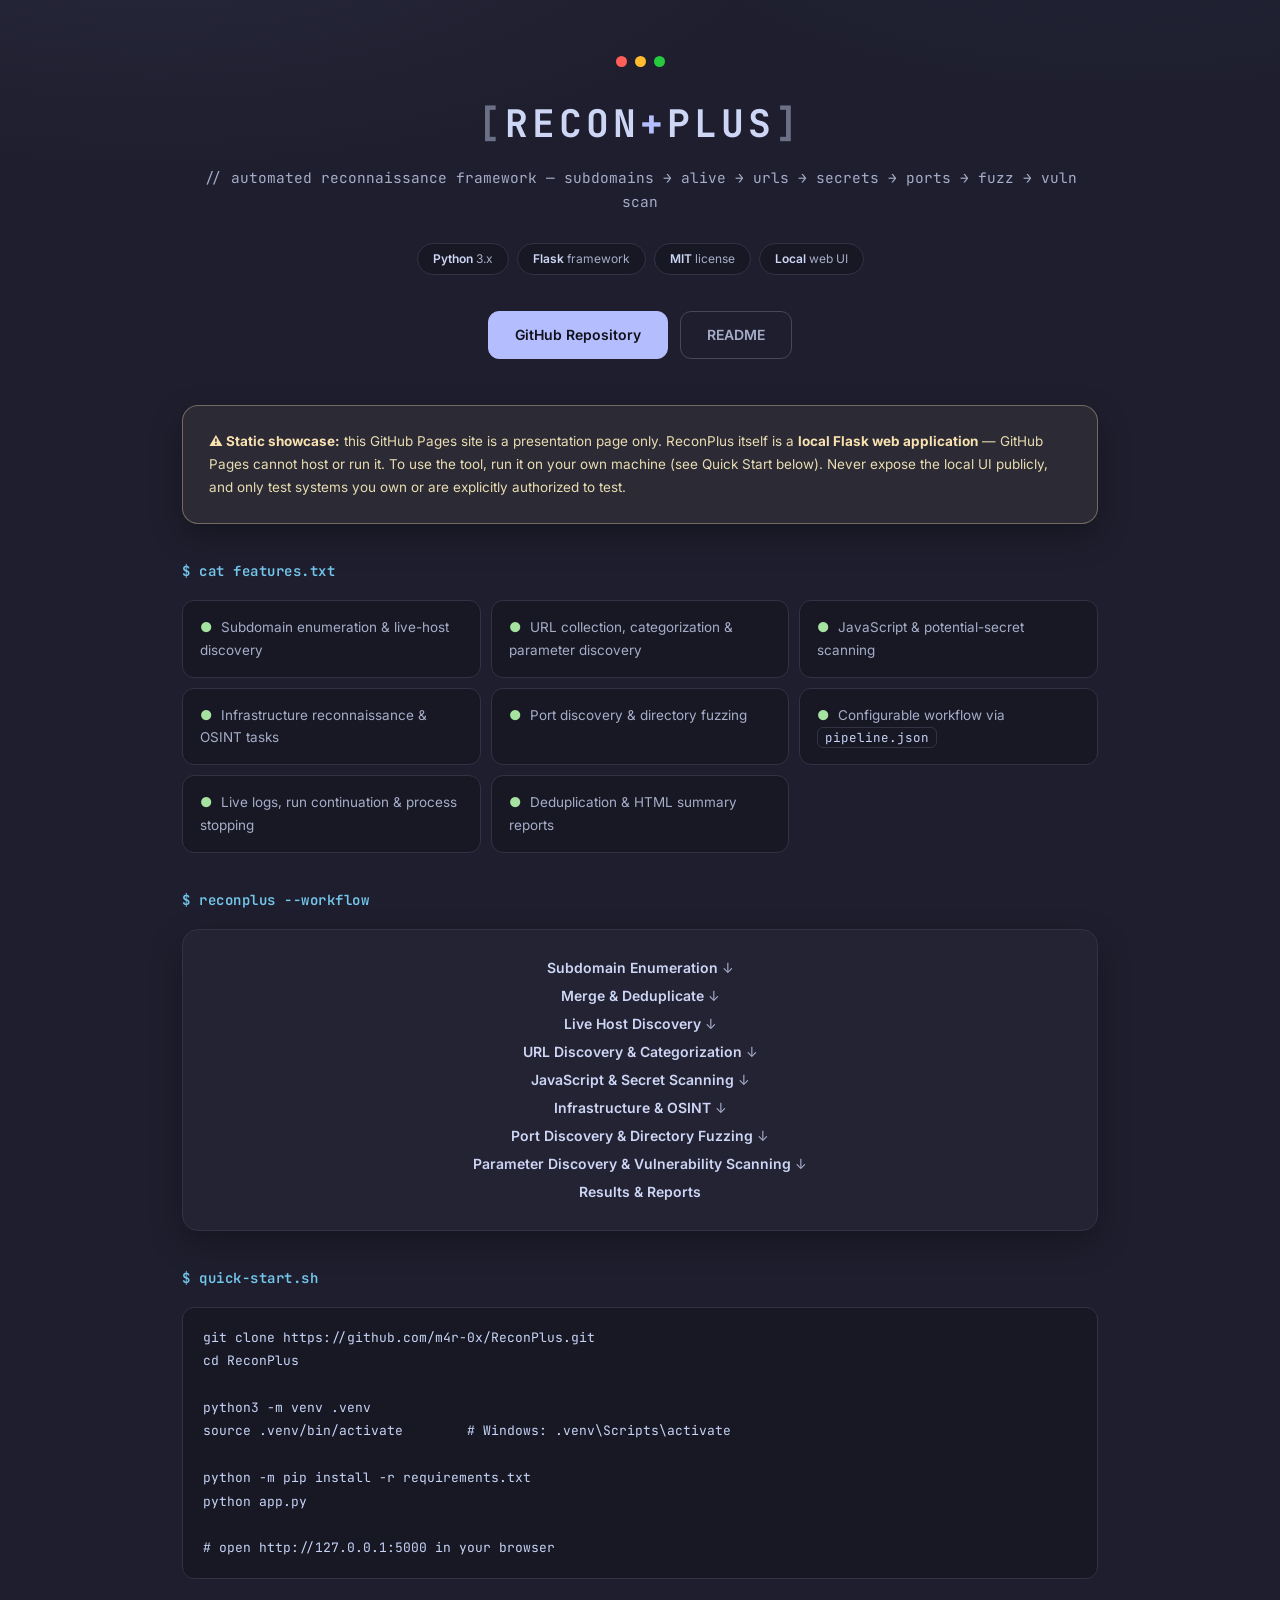
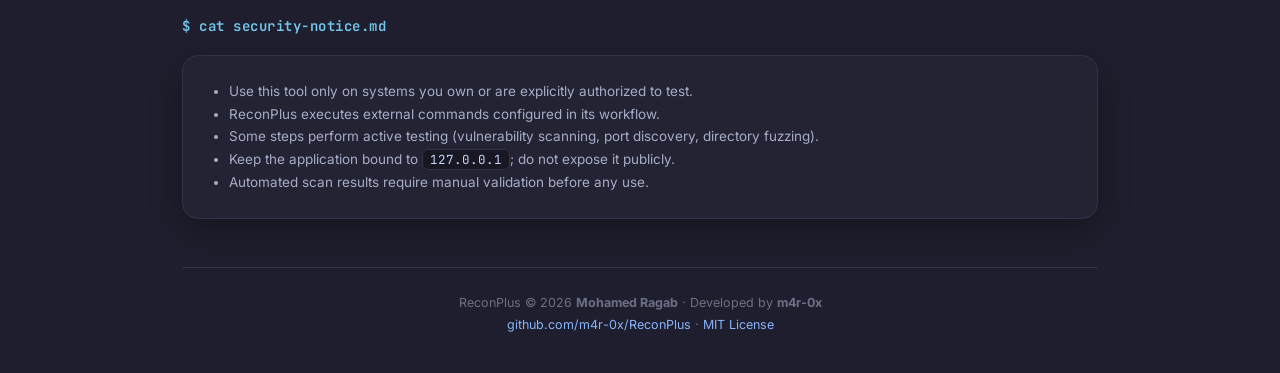
<file: index.html>
<!doctype html>
<html lang="en">
<head>
<meta charset="utf-8">
<meta name="viewport" content="width=device-width, initial-scale=1">
<meta name="description" content="ReconPlus — automated reconnaissance framework for bug bounty and penetration testing. Subdomain enumeration, URL discovery, secret scanning, port discovery and HTML reporting.">
<meta name="author" content="Mohamed Ragab">
<meta name="color-scheme" content="dark">
<title>:: ReconPlus // automated reconnaissance framework ::</title>
<link rel="preconnect" href="https://fonts.googleapis.com">
<link rel="preconnect" href="https://fonts.gstatic.com" crossorigin>
<link href="https://fonts.googleapis.com/css2?family=Inter:wght@400;500;600;700&family=JetBrains+Mono:wght@400;500;600;700&display=swap" rel="stylesheet">
<style>
  :root{
    --bg:#1e1e2e; --panel:#232334; --panel2:#181825; --border:#313244;
    --text:#cdd6f4; --muted:#a6adc8; --overlay:#6c7086;
    --accent:#b4befe; --accent-bright:#c7c9ff; --blue:#89b4fa;
    --green:#a6e3a1; --yellow:#f9e2af; --red:#f38ba8; --sapphire:#74c7ec;
    --ui:'Inter','Segoe UI',system-ui,sans-serif;
    --mono:'JetBrains Mono','Cascadia Code',Consolas,monospace;
  }
  *{box-sizing:border-box}
  html{scroll-behavior:smooth;color-scheme:dark}
  body{
    margin:0;color:var(--text);font-family:var(--ui);line-height:1.7;
    background:
      radial-gradient(1100px 480px at 12% -6%, rgba(180,190,254,.07), transparent 60%),
      radial-gradient(900px 420px at 88% -8%, rgba(116,199,236,.055), transparent 60%),
      var(--bg);
  }
  ::selection{background:rgba(180,190,254,.3)}
  .wrap{max-width:960px;margin:0 auto;padding:0 22px}
  header{padding:56px 0 10px;text-align:center}
  .dots{display:flex;gap:8px;justify-content:center;margin-bottom:24px}
  .dot{width:11px;height:11px;border-radius:50%}
  .dot.red{background:#ff5f56}.dot.yellow{background:#ffbd2e}.dot.green{background:#27c93f}
  h1{font-family:var(--mono);font-size:38px;font-weight:700;margin:0 0 10px;letter-spacing:4px}
  h1 .bracket{color:var(--overlay)}
  h1 .blink{color:var(--accent);animation:blink 1.2s steps(1) infinite}
  @keyframes blink{50%{opacity:0}}
  .sub{color:var(--muted);margin:0 0 28px;font-size:14.5px;font-family:var(--mono)}
  .badges{display:flex;gap:8px;justify-content:center;flex-wrap:wrap;margin-bottom:36px}
  .badge{background:var(--panel2);border:1px solid var(--border);border-radius:999px;padding:5px 15px;font-size:12px;color:var(--muted);transition:border-color .18s ease}
  .badge:hover{border-color:#45475a}
  .badge b{color:var(--text);font-weight:600}
  section{margin:36px 0}
  h2{font-family:var(--mono);font-size:14px;font-weight:600;color:var(--sapphire);margin:0 0 16px;letter-spacing:.5px}
  .panel{background:var(--panel);border:1px solid var(--border);border-radius:16px;padding:24px 26px;box-shadow:0 12px 32px rgba(0,0,0,.28)}
  .notice{border-color:rgba(249,226,175,.35);background:rgba(249,226,175,.06);color:#e8dcb0;font-size:13.5px}
  .notice b{color:var(--yellow)}
  .grid{display:grid;grid-template-columns:repeat(auto-fit,minmax(230px,1fr));gap:10px}
  .card{background:var(--panel2);border:1px solid var(--border);border-radius:12px;padding:15px 17px;font-size:13.5px;color:var(--muted);transition:border-color .18s ease,transform .18s ease}
  .card:hover{border-color:#45475a;transform:translateY(-2px)}
  .card .ic{color:var(--green);margin-right:9px}
  pre{background:var(--panel2);border:1px solid var(--border);border-radius:12px;padding:18px 20px;overflow-x:auto;font-size:13px;color:#c6d4f7;margin:0;font-family:var(--mono);line-height:1.8}
  .pipe{color:var(--muted);text-align:center;font-size:14px;margin:0;line-height:2}
  .pipe b{color:var(--text);font-weight:600}
  .links{display:flex;gap:12px;justify-content:center;flex-wrap:wrap;margin-top:10px}
  a.btn{display:inline-block;border-radius:11px;padding:11px 26px;text-decoration:none;font-size:14px;font-weight:600;transition:background .18s ease,border-color .18s ease,box-shadow .18s ease}
  a.btn.primary{background:var(--accent);color:#11111b;border:1px solid var(--accent)}
  a.btn.primary:hover{background:var(--accent-bright);box-shadow:0 6px 20px rgba(180,190,254,.3)}
  a.btn.alt{background:transparent;border:1px solid #45475a;color:var(--muted)}
  a.btn.alt:hover{background:var(--panel2);border-color:var(--overlay);color:var(--text)}
  footer{border-top:1px solid var(--border);margin-top:48px;padding:24px 0 38px;text-align:center;color:var(--overlay);font-size:12.5px}
  footer a{color:var(--blue);text-decoration:none}
  footer a:hover{text-decoration:underline}
  code.inline{background:var(--panel2);border:1px solid var(--border);border-radius:6px;padding:1px 7px;font-size:12.5px;color:#c6d4f7;font-family:var(--mono)}
</style>
</head>
<body>
<div class="wrap">

<header>
  <div class="dots"><div class="dot red"></div><div class="dot yellow"></div><div class="dot green"></div></div>
  <h1><span class="bracket">[</span>RECON<span class="blink">+</span>PLUS<span class="bracket">]</span></h1>
  <p class="sub">// automated reconnaissance framework &mdash; subdomains &rarr; alive &rarr; urls &rarr; secrets &rarr; ports &rarr; fuzz &rarr; vuln scan</p>
  <div class="badges">
    <span class="badge"><b>Python</b> 3.x</span>
    <span class="badge"><b>Flask</b> framework</span>
    <span class="badge"><b>MIT</b> license</span>
    <span class="badge"><b>Local</b> web UI</span>
  </div>
  <div class="links">
    <a class="btn primary" href="https://github.com/m4r-0x/ReconPlus">GitHub Repository</a>
    <a class="btn alt" href="https://github.com/m4r-0x/ReconPlus/blob/main/README.md">README</a>
  </div>
</header>

<section class="panel notice">
  <b>&#9888; Static showcase:</b> this GitHub Pages site is a presentation page only. ReconPlus itself is a
  <b>local Flask web application</b> &mdash; GitHub Pages cannot host or run it. To use the tool, run it on your
  own machine (see Quick Start below). Never expose the local UI publicly, and only test systems you own or
  are explicitly authorized to test.
</section>

<section>
  <h2>$ cat features.txt</h2>
  <div class="grid">
    <div class="card"><span class="ic">&#9679;</span>Subdomain enumeration &amp; live-host discovery</div>
    <div class="card"><span class="ic">&#9679;</span>URL collection, categorization &amp; parameter discovery</div>
    <div class="card"><span class="ic">&#9679;</span>JavaScript &amp; potential-secret scanning</div>
    <div class="card"><span class="ic">&#9679;</span>Infrastructure reconnaissance &amp; OSINT tasks</div>
    <div class="card"><span class="ic">&#9679;</span>Port discovery &amp; directory fuzzing</div>
    <div class="card"><span class="ic">&#9679;</span>Configurable workflow via <code class="inline">pipeline.json</code></div>
    <div class="card"><span class="ic">&#9679;</span>Live logs, run continuation &amp; process stopping</div>
    <div class="card"><span class="ic">&#9679;</span>Deduplication &amp; HTML summary reports</div>
  </div>
</section>

<section>
  <h2>$ reconplus --workflow</h2>
  <div class="panel">
    <p class="pipe">
      <b>Subdomain Enumeration</b> &darr;<br>
      <b>Merge &amp; Deduplicate</b> &darr;<br>
      <b>Live Host Discovery</b> &darr;<br>
      <b>URL Discovery &amp; Categorization</b> &darr;<br>
      <b>JavaScript &amp; Secret Scanning</b> &darr;<br>
      <b>Infrastructure &amp; OSINT</b> &darr;<br>
      <b>Port Discovery &amp; Directory Fuzzing</b> &darr;<br>
      <b>Parameter Discovery &amp; Vulnerability Scanning</b> &darr;<br>
      <b>Results &amp; Reports</b>
    </p>
  </div>
</section>

<section>
  <h2>$ quick-start.sh</h2>
  <pre>git clone https://github.com/m4r-0x/ReconPlus.git
cd ReconPlus

python3 -m venv .venv
source .venv/bin/activate        # Windows: .venv\Scripts\activate

python -m pip install -r requirements.txt
python app.py

# open http://127.0.0.1:5000 in your browser</pre>
</section>

<section>
  <h2>$ cat security-notice.md</h2>
  <div class="panel" style="font-size:13.5px">
    <ul style="margin:0;padding-left:20px;color:var(--muted)">
      <li>Use this tool only on systems you own or are explicitly authorized to test.</li>
      <li>ReconPlus executes external commands configured in its workflow.</li>
      <li>Some steps perform active testing (vulnerability scanning, port discovery, directory fuzzing).</li>
      <li>Keep the application bound to <code class="inline">127.0.0.1</code>; do not expose it publicly.</li>
      <li>Automated scan results require manual validation before any use.</li>
    </ul>
  </div>
</section>

<footer>
  ReconPlus &copy; 2026 <b>Mohamed Ragab</b> &middot; Developed by <b>m4r-0x</b><br>
  <a href="https://github.com/m4r-0x/ReconPlus">github.com/m4r-0x/ReconPlus</a> &middot;
  <a href="https://github.com/m4r-0x/ReconPlus/blob/main/LICENSE">MIT License</a>
</footer>

</div>
</body>
</html>
</file>
